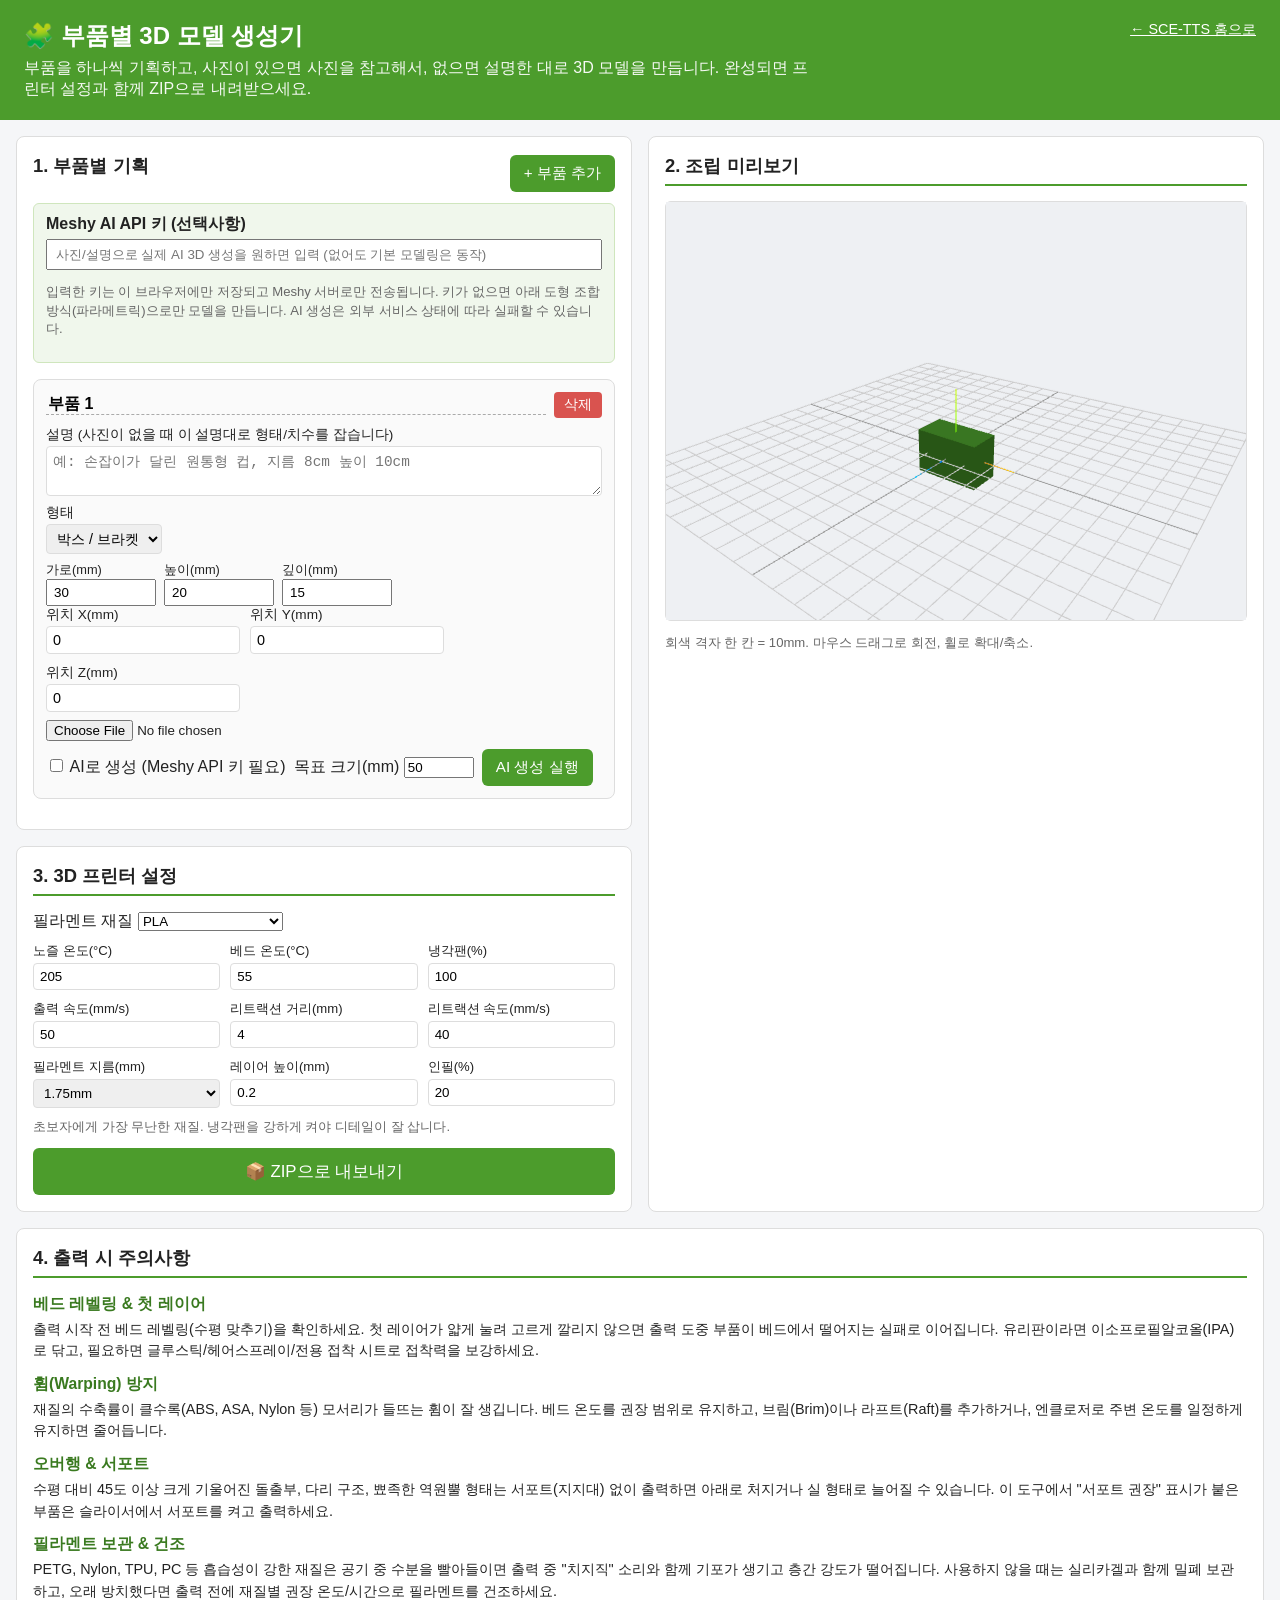
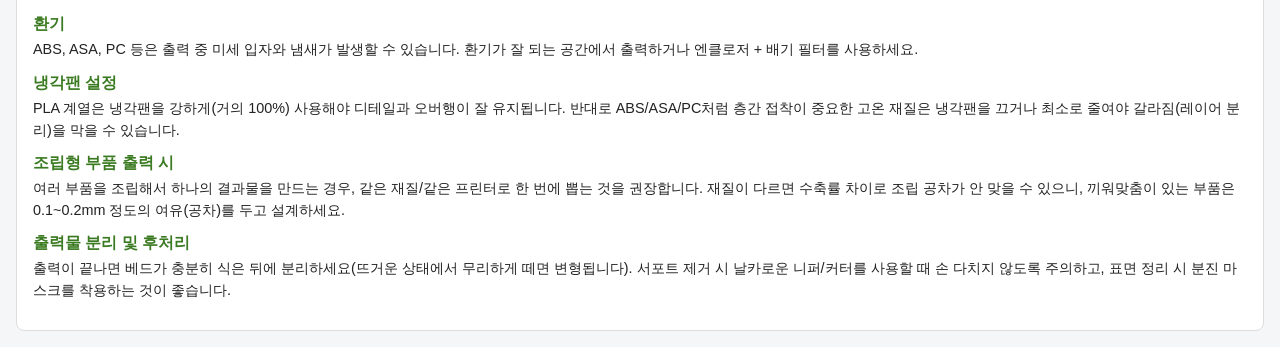
<file: 3d-model-generator/index.html>
<!DOCTYPE html>
<html lang="ko">
<head>
  <meta charset="UTF-8" />
  <title>부품별 3D 모델 생성기 - SCE-TTS</title>
  <meta name="viewport" content="width=device-width, initial-scale=1.0" />
  <meta name="description" content="부품별로 계획을 세우고, 사진이나 설명으로 3D 모델을 만들어 3D 프린터용 ZIP으로 내보내는 도구" />
  <link rel="stylesheet" href="style.css" />
</head>
<body>
  <header class="top-bar">
    <h1>🧩 부품별 3D 모델 생성기</h1>
    <p class="subtitle">부품을 하나씩 기획하고, 사진이 있으면 사진을 참고해서, 없으면 설명한 대로 3D 모델을 만듭니다.
      완성되면 프린터 설정과 함께 ZIP으로 내려받으세요.</p>
    <a class="back-link" href="/">← SCE-TTS 홈으로</a>
  </header>

  <main class="layout">
    <section class="panel parts-panel">
      <div class="panel-header">
        <h2>1. 부품별 기획</h2>
        <button id="add-part-btn" class="primary-btn">+ 부품 추가</button>
      </div>

      <div class="ai-key-box">
        <label for="ai-api-key">Meshy AI API 키 (선택사항)</label>
        <input type="password" id="ai-api-key" placeholder="사진/설명으로 실제 AI 3D 생성을 원하면 입력 (없어도 기본 모델링은 동작)" />
        <p class="hint">
          입력한 키는 이 브라우저에만 저장되고 Meshy 서버로만 전송됩니다. 키가 없으면 아래 도형 조합 방식(파라메트릭)으로만 모델을 만듭니다.
          AI 생성은 외부 서비스 상태에 따라 실패할 수 있습니다.
        </p>
      </div>

      <div id="parts-list"></div>
    </section>

    <section class="panel preview-panel">
      <h2>2. 조립 미리보기</h2>
      <div id="viewer"></div>
      <p class="hint">회색 격자 한 칸 = 10mm. 마우스 드래그로 회전, 휠로 확대/축소.</p>
    </section>

    <section class="panel settings-panel">
      <h2>3. 3D 프린터 설정</h2>
      <label for="material-select">필라멘트 재질</label>
      <select id="material-select"></select>

      <div class="settings-grid">
        <label>노즐 온도(°C) <input type="number" id="set-nozzle" /></label>
        <label>베드 온도(°C) <input type="number" id="set-bed" /></label>
        <label>냉각팬(%) <input type="number" id="set-fan" min="0" max="100" /></label>
        <label>출력 속도(mm/s) <input type="number" id="set-speed" /></label>
        <label>리트랙션 거리(mm) <input type="number" id="set-retract-dist" step="0.1" /></label>
        <label>리트랙션 속도(mm/s) <input type="number" id="set-retract-speed" /></label>
        <label>필라멘트 지름(mm)
          <select id="set-diameter"></select>
        </label>
        <label>레이어 높이(mm) <input type="number" id="set-layer" step="0.02" value="0.2" /></label>
        <label>인필(%) <input type="number" id="set-infill" min="0" max="100" value="20" /></label>
      </div>
      <div id="material-note" class="hint"></div>
      <div id="drying-note" class="warn-box" hidden></div>

      <button id="export-btn" class="primary-btn big">📦 ZIP으로 내보내기</button>
      <div id="export-status" class="hint"></div>
    </section>

    <section class="panel precaution-panel">
      <h2>4. 출력 시 주의사항</h2>
      <div id="precaution-content"></div>
    </section>
  </main>

  <script type="importmap">
  {
    "imports": {
      "three": "./vendor/three/build/three.module.js",
      "three/addons/": "./vendor/three/jsm/"
    }
  }
  </script>
  <script src="./vendor/jszip/jszip.min.js"></script>
  <script type="module" src="js/app.js"></script>
</body>
</html>
</file>
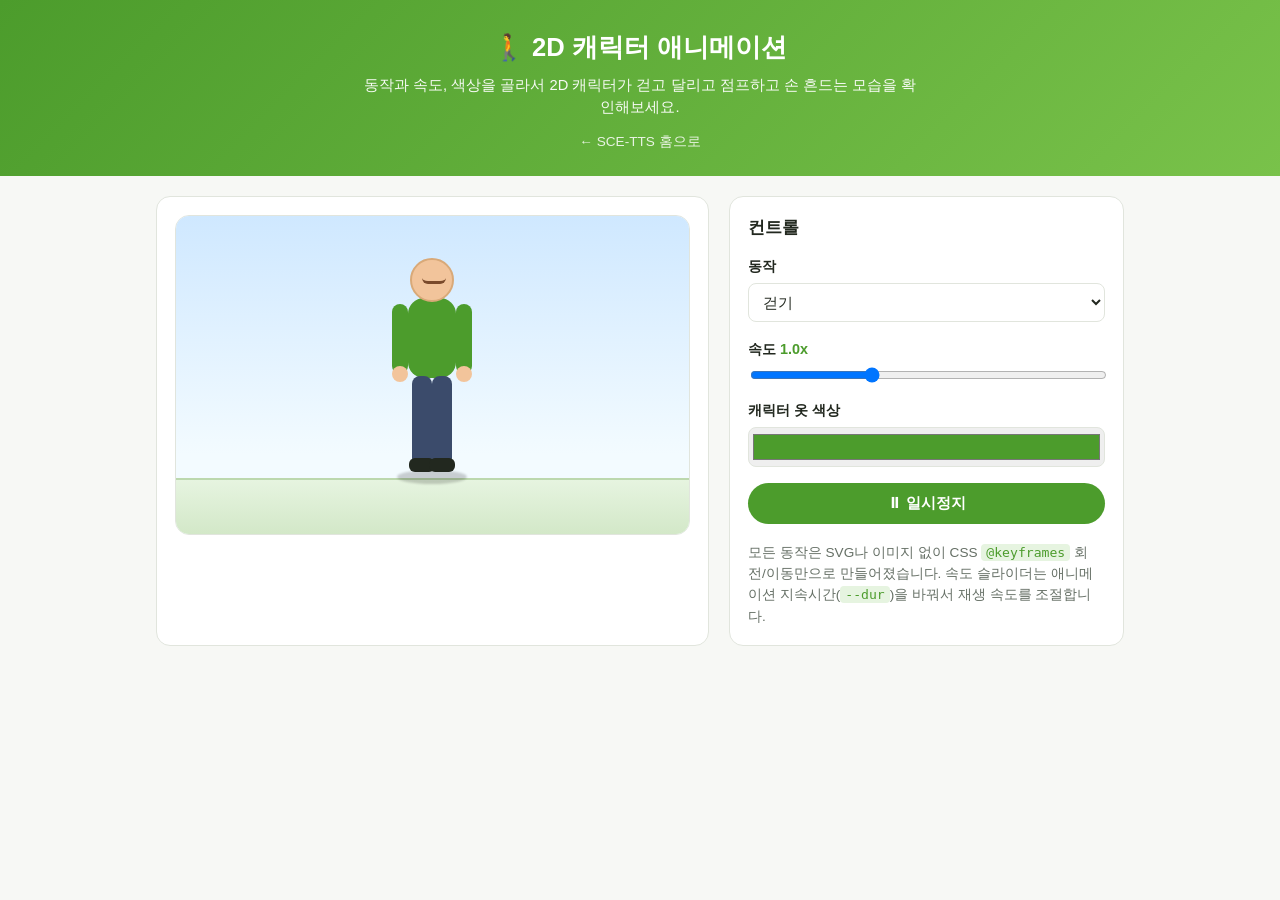
<file: character-animation/index.html>
<!DOCTYPE html>
<html lang="ko">
<head>
  <meta charset="UTF-8" />
  <title>2D 캐릭터 애니메이션 - SCE-TTS</title>
  <meta name="viewport" content="width=device-width, initial-scale=1.0" />
  <meta name="description" content="걷기, 달리기, 점프, 손 흔들기 동작을 CSS로 표현한 2D 캐릭터 애니메이션 데모" />
  <link rel="stylesheet" href="style.css" />
</head>
<body>
  <header class="top-bar">
    <h1>🚶 2D 캐릭터 애니메이션</h1>
    <p class="subtitle">동작과 속도, 색상을 골라서 2D 캐릭터가 걷고 달리고 점프하고 손 흔드는 모습을 확인해보세요.</p>
    <a class="back-link" href="/">← SCE-TTS 홈으로</a>
  </header>

  <main class="layout">
    <section class="panel stage-panel">
      <div class="stage" id="stage" data-action="walk">
        <div class="sky"></div>
        <div class="ground"></div>
        <div class="shadow" id="shadow"></div>
        <div class="character-position">
          <div class="character-figure" id="figure">
            <div class="arm arm-left" id="armLeft"><span class="hand"></span></div>
            <div class="arm arm-right" id="armRight"><span class="hand"></span></div>
            <div class="torso"></div>
            <div class="head"><span class="face"></span></div>
            <div class="leg leg-left" id="legLeft"><span class="foot"></span></div>
            <div class="leg leg-right" id="legRight"><span class="foot"></span></div>
          </div>
        </div>
      </div>
    </section>

    <section class="panel controls-panel">
      <h2>컨트롤</h2>

      <label>동작
        <select id="action-select">
          <option value="walk" selected>걷기</option>
          <option value="run">달리기</option>
          <option value="jump">점프</option>
          <option value="wave">손 흔들기</option>
          <option value="idle">가만히 있기</option>
        </select>
      </label>

      <label>속도 <span id="speed-value">1.0x</span>
        <input type="range" id="speed-range" min="0.5" max="2" step="0.1" value="1" />
      </label>

      <label>캐릭터 옷 색상
        <input type="color" id="color-picker" value="#4c9c2c" />
      </label>

      <button id="toggle-play" class="primary-btn">⏸ 일시정지</button>

      <p class="hint">
        모든 동작은 SVG나 이미지 없이 CSS <code>@keyframes</code> 회전/이동만으로 만들어졌습니다.
        속도 슬라이더는 애니메이션 지속시간(<code>--dur</code>)을 바꿔서 재생 속도를 조절합니다.
      </p>
    </section>
  </main>

  <script src="js/app.js"></script>
</body>
</html>
</file>
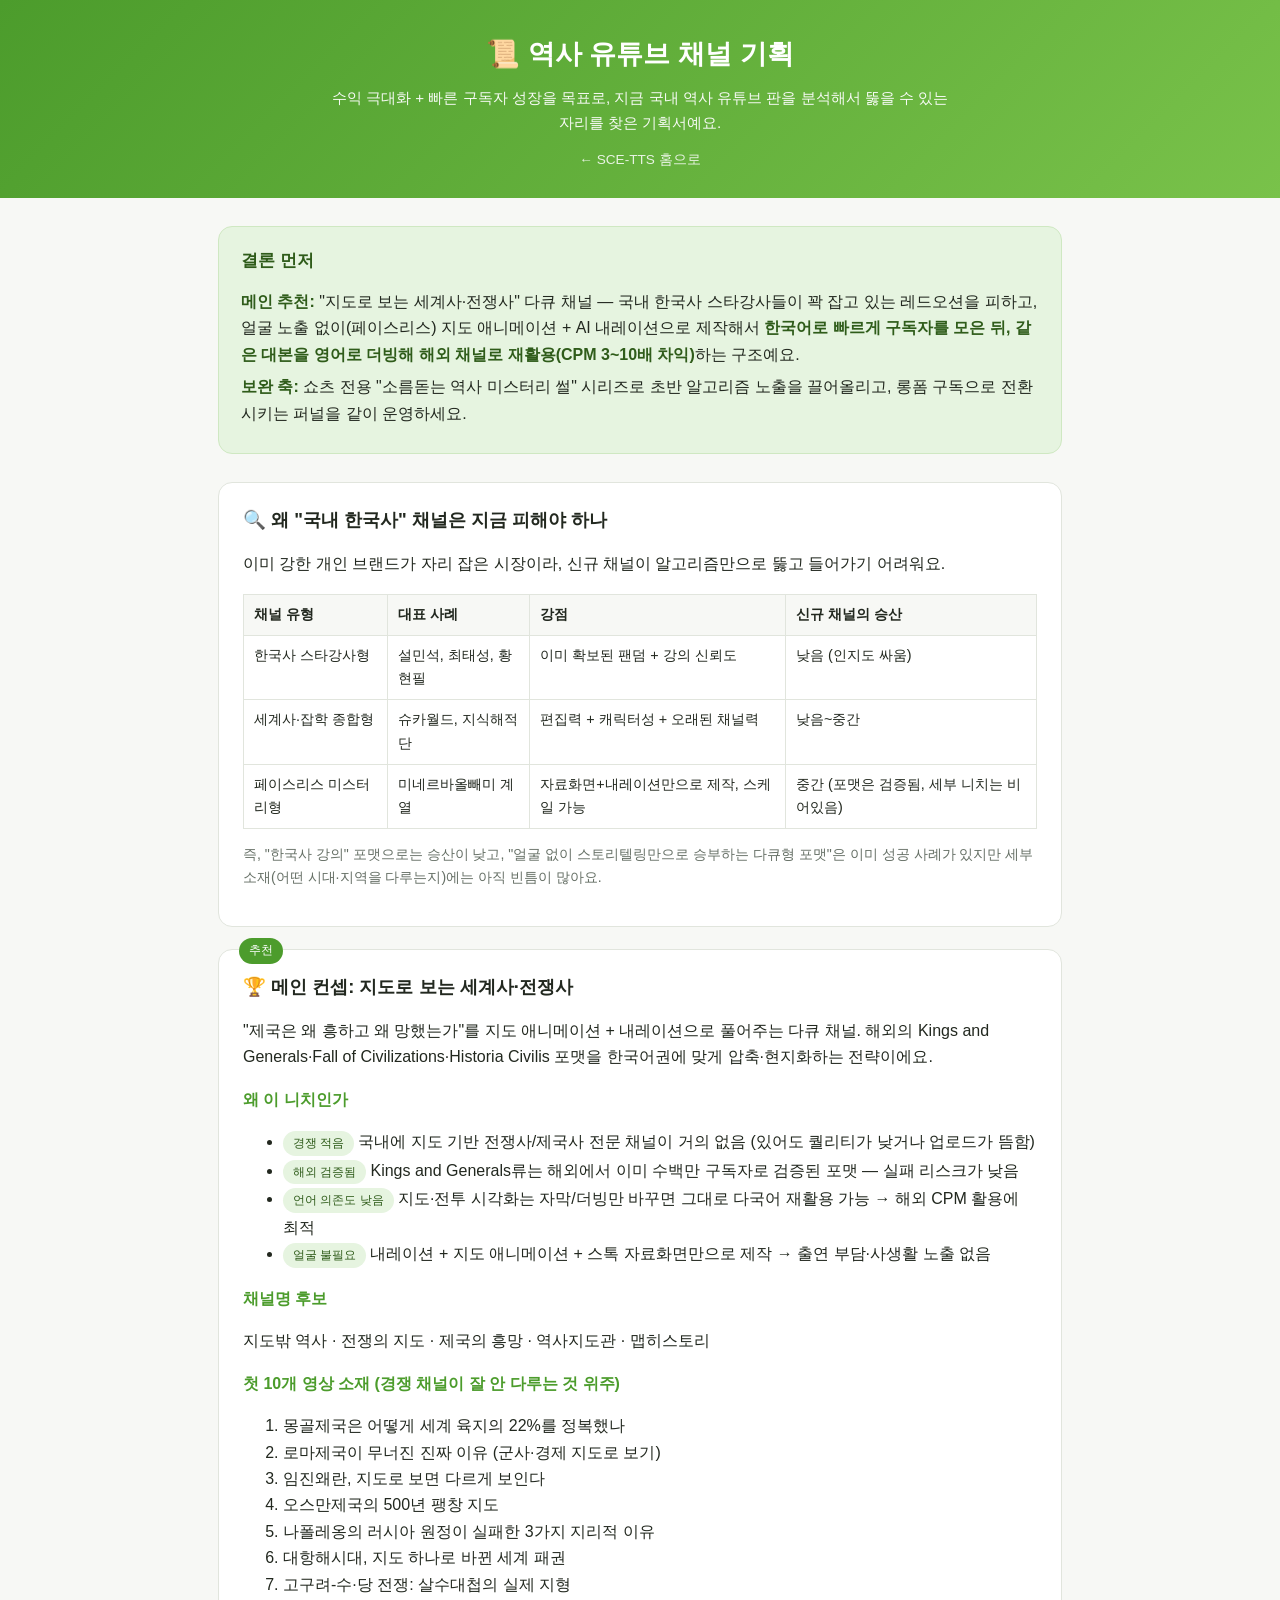
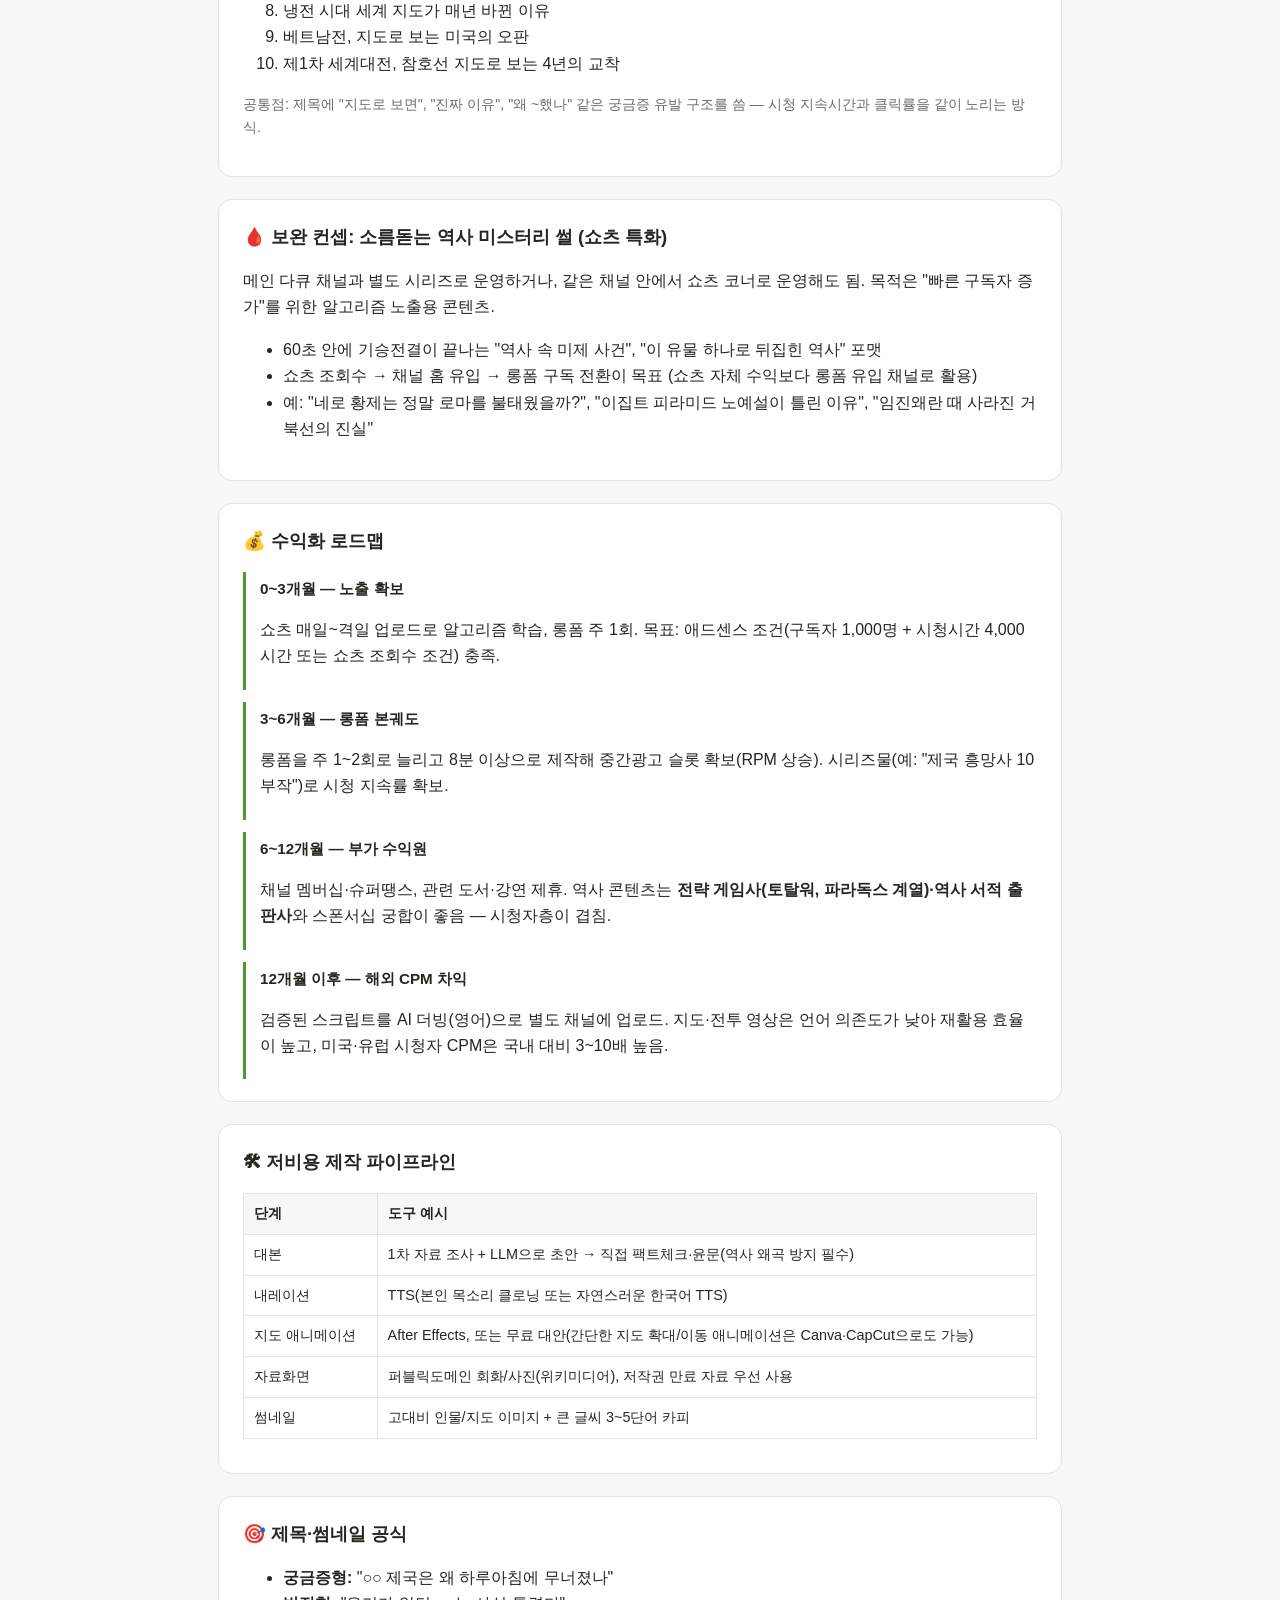
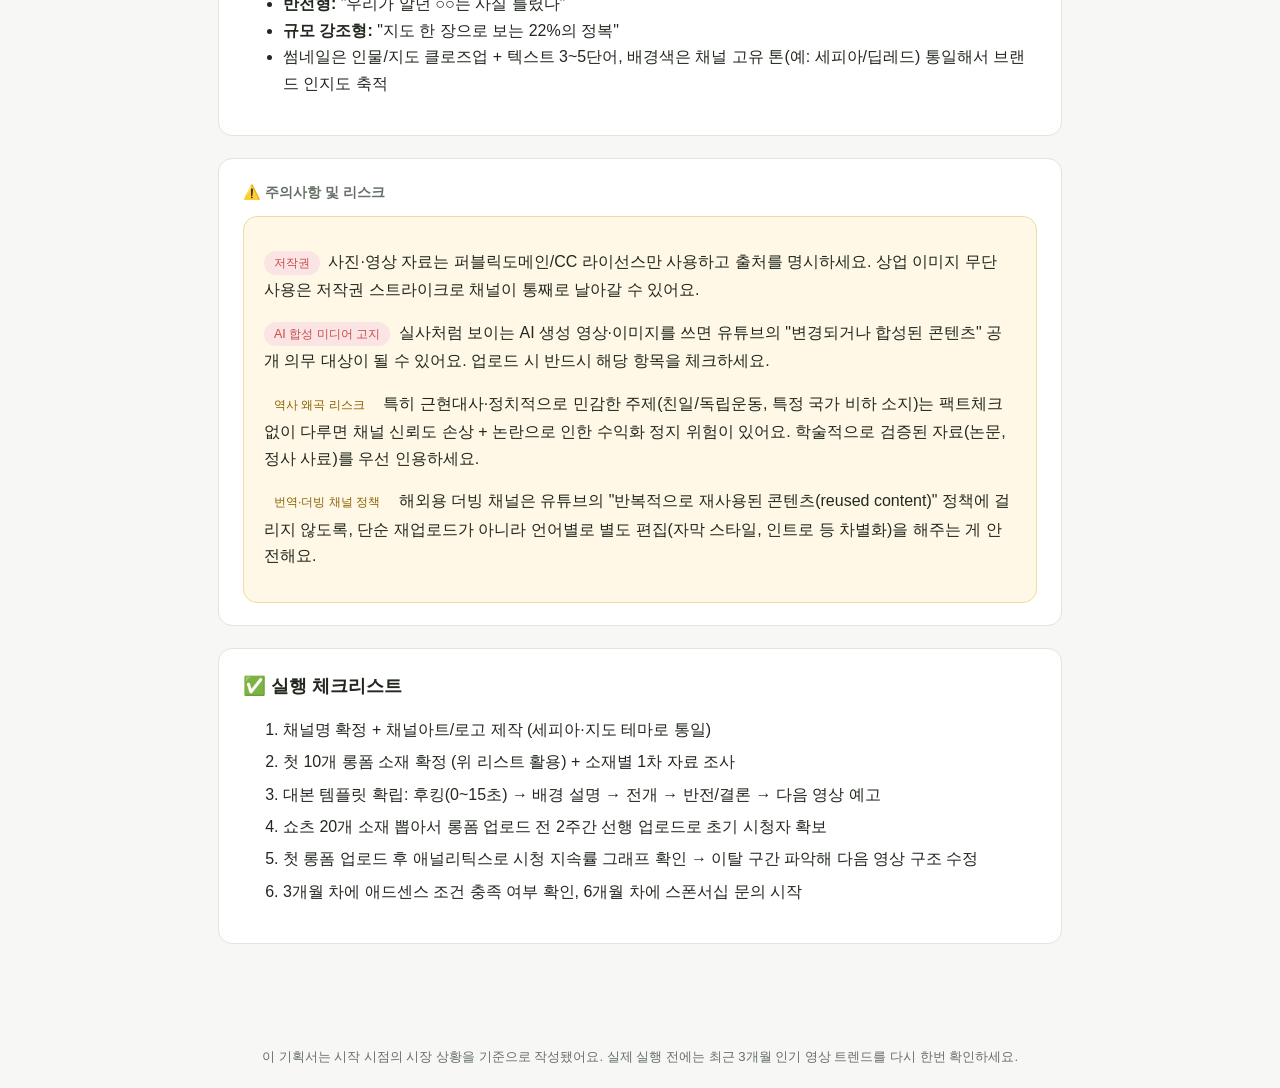
<file: history-channel/index.html>
<!DOCTYPE html>
<html lang="ko">
<head>
  <meta charset="UTF-8" />
  <title>역사 유튜브 채널 기획 - SCE-TTS</title>
  <meta name="viewport" content="width=device-width, initial-scale=1.0" />
  <meta name="description" content="지금 시작해도 경쟁력 있는 역사 유튜브 채널 기획: 니치 선정, 수익화 로드맵, 저비용 제작 파이프라인" />
  <link rel="stylesheet" href="style.css" />
</head>
<body>
  <header class="top-bar">
    <h1>📜 역사 유튜브 채널 기획</h1>
    <p class="subtitle">수익 극대화 + 빠른 구독자 성장을 목표로, 지금 국내 역사 유튜브 판을 분석해서 뚫을 수 있는 자리를 찾은 기획서예요.</p>
    <a class="back-link" href="/">← SCE-TTS 홈으로</a>
  </header>

  <main>

    <div class="summary-box">
      <h2>결론 먼저</h2>
      <p><strong>메인 추천:</strong> "지도로 보는 세계사·전쟁사" 다큐 채널 — 국내 한국사 스타강사들이 꽉 잡고 있는 레드오션을 피하고, 얼굴 노출 없이(페이스리스) 지도 애니메이션 + AI 내레이션으로 제작해서 <strong>한국어로 빠르게 구독자를 모은 뒤, 같은 대본을 영어로 더빙해 해외 채널로 재활용(CPM 3~10배 차익)</strong>하는 구조예요.</p>
      <p><strong>보완 축:</strong> 쇼츠 전용 "소름돋는 역사 미스터리 썰" 시리즈로 초반 알고리즘 노출을 끌어올리고, 롱폼 구독으로 전환시키는 퍼널을 같이 운영하세요.</p>
    </div>

    <section class="card">
      <h2>🔍 왜 "국내 한국사" 채널은 지금 피해야 하나</h2>
      <p>이미 강한 개인 브랜드가 자리 잡은 시장이라, 신규 채널이 알고리즘만으로 뚫고 들어가기 어려워요.</p>
      <table>
        <tr><th>채널 유형</th><th>대표 사례</th><th>강점</th><th>신규 채널의 승산</th></tr>
        <tr><td>한국사 스타강사형</td><td>설민석, 최태성, 황현필</td><td>이미 확보된 팬덤 + 강의 신뢰도</td><td>낮음 (인지도 싸움)</td></tr>
        <tr><td>세계사·잡학 종합형</td><td>슈카월드, 지식해적단</td><td>편집력 + 캐릭터성 + 오래된 채널력</td><td>낮음~중간</td></tr>
        <tr><td>페이스리스 미스터리형</td><td>미네르바올빼미 계열</td><td>자료화면+내레이션만으로 제작, 스케일 가능</td><td>중간 (포맷은 검증됨, 세부 니치는 비어있음)</td></tr>
      </table>
      <p class="muted">즉, "한국사 강의" 포맷으로는 승산이 낮고, "얼굴 없이 스토리텔링만으로 승부하는 다큐형 포맷"은 이미 성공 사례가 있지만 세부 소재(어떤 시대·지역을 다루는지)에는 아직 빈틈이 많아요.</p>
    </section>

    <section class="card pick">
      <h2>🏆 메인 컨셉: 지도로 보는 세계사·전쟁사</h2>
      <p>"제국은 왜 흥하고 왜 망했는가"를 지도 애니메이션 + 내레이션으로 풀어주는 다큐 채널. 해외의 Kings and Generals·Fall of Civilizations·Historia Civilis 포맷을 한국어권에 맞게 압축·현지화하는 전략이에요.</p>
      <h3>왜 이 니치인가</h3>
      <ul>
        <li><span class="tag">경쟁 적음</span>국내에 지도 기반 전쟁사/제국사 전문 채널이 거의 없음 (있어도 퀄리티가 낮거나 업로드가 뜸함)</li>
        <li><span class="tag">해외 검증됨</span>Kings and Generals류는 해외에서 이미 수백만 구독자로 검증된 포맷 — 실패 리스크가 낮음</li>
        <li><span class="tag">언어 의존도 낮음</span>지도·전투 시각화는 자막/더빙만 바꾸면 그대로 다국어 재활용 가능 → 해외 CPM 활용에 최적</li>
        <li><span class="tag">얼굴 불필요</span>내레이션 + 지도 애니메이션 + 스톡 자료화면만으로 제작 → 출연 부담·사생활 노출 없음</li>
      </ul>
      <h3>채널명 후보</h3>
      <p>지도밖 역사 · 전쟁의 지도 · 제국의 흥망 · 역사지도관 · 맵히스토리</p>
      <h3>첫 10개 영상 소재 (경쟁 채널이 잘 안 다루는 것 위주)</h3>
      <ol>
        <li>몽골제국은 어떻게 세계 육지의 22%를 정복했나</li>
        <li>로마제국이 무너진 진짜 이유 (군사·경제 지도로 보기)</li>
        <li>임진왜란, 지도로 보면 다르게 보인다</li>
        <li>오스만제국의 500년 팽창 지도</li>
        <li>나폴레옹의 러시아 원정이 실패한 3가지 지리적 이유</li>
        <li>대항해시대, 지도 하나로 바뀐 세계 패권</li>
        <li>고구려-수·당 전쟁: 살수대첩의 실제 지형</li>
        <li>냉전 시대 세계 지도가 매년 바뀐 이유</li>
        <li>베트남전, 지도로 보는 미국의 오판</li>
        <li>제1차 세계대전, 참호선 지도로 보는 4년의 교착</li>
      </ol>
      <p class="muted">공통점: 제목에 "지도로 보면", "진짜 이유", "왜 ~했나" 같은 궁금증 유발 구조를 씀 — 시청 지속시간과 클릭률을 같이 노리는 방식.</p>
    </section>

    <section class="card">
      <h2>🩸 보완 컨셉: 소름돋는 역사 미스터리 썰 (쇼츠 특화)</h2>
      <p>메인 다큐 채널과 별도 시리즈로 운영하거나, 같은 채널 안에서 쇼츠 코너로 운영해도 됨. 목적은 "빠른 구독자 증가"를 위한 알고리즘 노출용 콘텐츠.</p>
      <ul>
        <li>60초 안에 기승전결이 끝나는 "역사 속 미제 사건", "이 유물 하나로 뒤집힌 역사" 포맷</li>
        <li>쇼츠 조회수 → 채널 홈 유입 → 롱폼 구독 전환이 목표 (쇼츠 자체 수익보다 롱폼 유입 채널로 활용)</li>
        <li>예: "네로 황제는 정말 로마를 불태웠을까?", "이집트 피라미드 노예설이 틀린 이유", "임진왜란 때 사라진 거북선의 진실"</li>
      </ul>
    </section>

    <section class="card">
      <h2>💰 수익화 로드맵</h2>
      <div class="timeline">
        <div class="phase">
          <h4>0~3개월 — 노출 확보</h4>
          <p>쇼츠 매일~격일 업로드로 알고리즘 학습, 롱폼 주 1회. 목표: 애드센스 조건(구독자 1,000명 + 시청시간 4,000시간 또는 쇼츠 조회수 조건) 충족.</p>
        </div>
        <div class="phase">
          <h4>3~6개월 — 롱폼 본궤도</h4>
          <p>롱폼을 주 1~2회로 늘리고 8분 이상으로 제작해 중간광고 슬롯 확보(RPM 상승). 시리즈물(예: "제국 흥망사 10부작")로 시청 지속률 확보.</p>
        </div>
        <div class="phase">
          <h4>6~12개월 — 부가 수익원</h4>
          <p>채널 멤버십·슈퍼땡스, 관련 도서·강연 제휴. 역사 콘텐츠는 <strong>전략 게임사(토탈워, 파라독스 계열)·역사 서적 출판사</strong>와 스폰서십 궁합이 좋음 — 시청자층이 겹침.</p>
        </div>
        <div class="phase">
          <h4>12개월 이후 — 해외 CPM 차익</h4>
          <p>검증된 스크립트를 AI 더빙(영어)으로 별도 채널에 업로드. 지도·전투 영상은 언어 의존도가 낮아 재활용 효율이 높고, 미국·유럽 시청자 CPM은 국내 대비 3~10배 높음.</p>
        </div>
      </div>
    </section>

    <section class="card">
      <h2>🛠 저비용 제작 파이프라인</h2>
      <table>
        <tr><th>단계</th><th>도구 예시</th></tr>
        <tr><td>대본</td><td>1차 자료 조사 + LLM으로 초안 → 직접 팩트체크·윤문(역사 왜곡 방지 필수)</td></tr>
        <tr><td>내레이션</td><td>TTS(본인 목소리 클로닝 또는 자연스러운 한국어 TTS)</td></tr>
        <tr><td>지도 애니메이션</td><td>After Effects, 또는 무료 대안(간단한 지도 확대/이동 애니메이션은 Canva·CapCut으로도 가능)</td></tr>
        <tr><td>자료화면</td><td>퍼블릭도메인 회화/사진(위키미디어), 저작권 만료 자료 우선 사용</td></tr>
        <tr><td>썸네일</td><td>고대비 인물/지도 이미지 + 큰 글씨 3~5단어 카피</td></tr>
      </table>
    </section>

    <section class="card">
      <h2>🎯 제목·썸네일 공식</h2>
      <ul>
        <li><strong>궁금증형:</strong> "○○ 제국은 왜 하루아침에 무너졌나"</li>
        <li><strong>반전형:</strong> "우리가 알던 ○○는 사실 틀렸다"</li>
        <li><strong>규모 강조형:</strong> "지도 한 장으로 보는 22%의 정복"</li>
        <li>썸네일은 인물/지도 클로즈업 + 텍스트 3~5단어, 배경색은 채널 고유 톤(예: 세피아/딥레드) 통일해서 브랜드 인지도 축적</li>
      </ul>
    </section>

    <section class="card">
      <h2 class="muted">⚠️ 주의사항 및 리스크</h2>
      <div class="warn-box">
        <p><span class="tag risk">저작권</span> 사진·영상 자료는 퍼블릭도메인/CC 라이선스만 사용하고 출처를 명시하세요. 상업 이미지 무단 사용은 저작권 스트라이크로 채널이 통째로 날아갈 수 있어요.</p>
        <p><span class="tag risk">AI 합성 미디어 고지</span> 실사처럼 보이는 AI 생성 영상·이미지를 쓰면 유튜브의 "변경되거나 합성된 콘텐츠" 공개 의무 대상이 될 수 있어요. 업로드 시 반드시 해당 항목을 체크하세요.</p>
        <p><span class="tag warn">역사 왜곡 리스크</span> 특히 근현대사·정치적으로 민감한 주제(친일/독립운동, 특정 국가 비하 소지)는 팩트체크 없이 다루면 채널 신뢰도 손상 + 논란으로 인한 수익화 정지 위험이 있어요. 학술적으로 검증된 자료(논문, 정사 사료)를 우선 인용하세요.</p>
        <p><span class="tag warn">번역·더빙 채널 정책</span> 해외용 더빙 채널은 유튜브의 "반복적으로 재사용된 콘텐츠(reused content)" 정책에 걸리지 않도록, 단순 재업로드가 아니라 언어별로 별도 편집(자막 스타일, 인트로 등 차별화)을 해주는 게 안전해요.</p>
      </div>
    </section>

    <section class="card">
      <h2>✅ 실행 체크리스트</h2>
      <ol class="checklist">
        <li>채널명 확정 + 채널아트/로고 제작 (세피아·지도 테마로 통일)</li>
        <li>첫 10개 롱폼 소재 확정 (위 리스트 활용) + 소재별 1차 자료 조사</li>
        <li>대본 템플릿 확립: 후킹(0~15초) → 배경 설명 → 전개 → 반전/결론 → 다음 영상 예고</li>
        <li>쇼츠 20개 소재 뽑아서 롱폼 업로드 전 2주간 선행 업로드로 초기 시청자 확보</li>
        <li>첫 롱폼 업로드 후 애널리틱스로 시청 지속률 그래프 확인 → 이탈 구간 파악해 다음 영상 구조 수정</li>
        <li>3개월 차에 애드센스 조건 충족 여부 확인, 6개월 차에 스폰서십 문의 시작</li>
      </ol>
    </section>

  </main>

  <footer class="page-footer">
    이 기획서는 시작 시점의 시장 상황을 기준으로 작성됐어요. 실제 실행 전에는 최근 3개월 인기 영상 트렌드를 다시 한번 확인하세요.
  </footer>
</body>
</html>
</file>
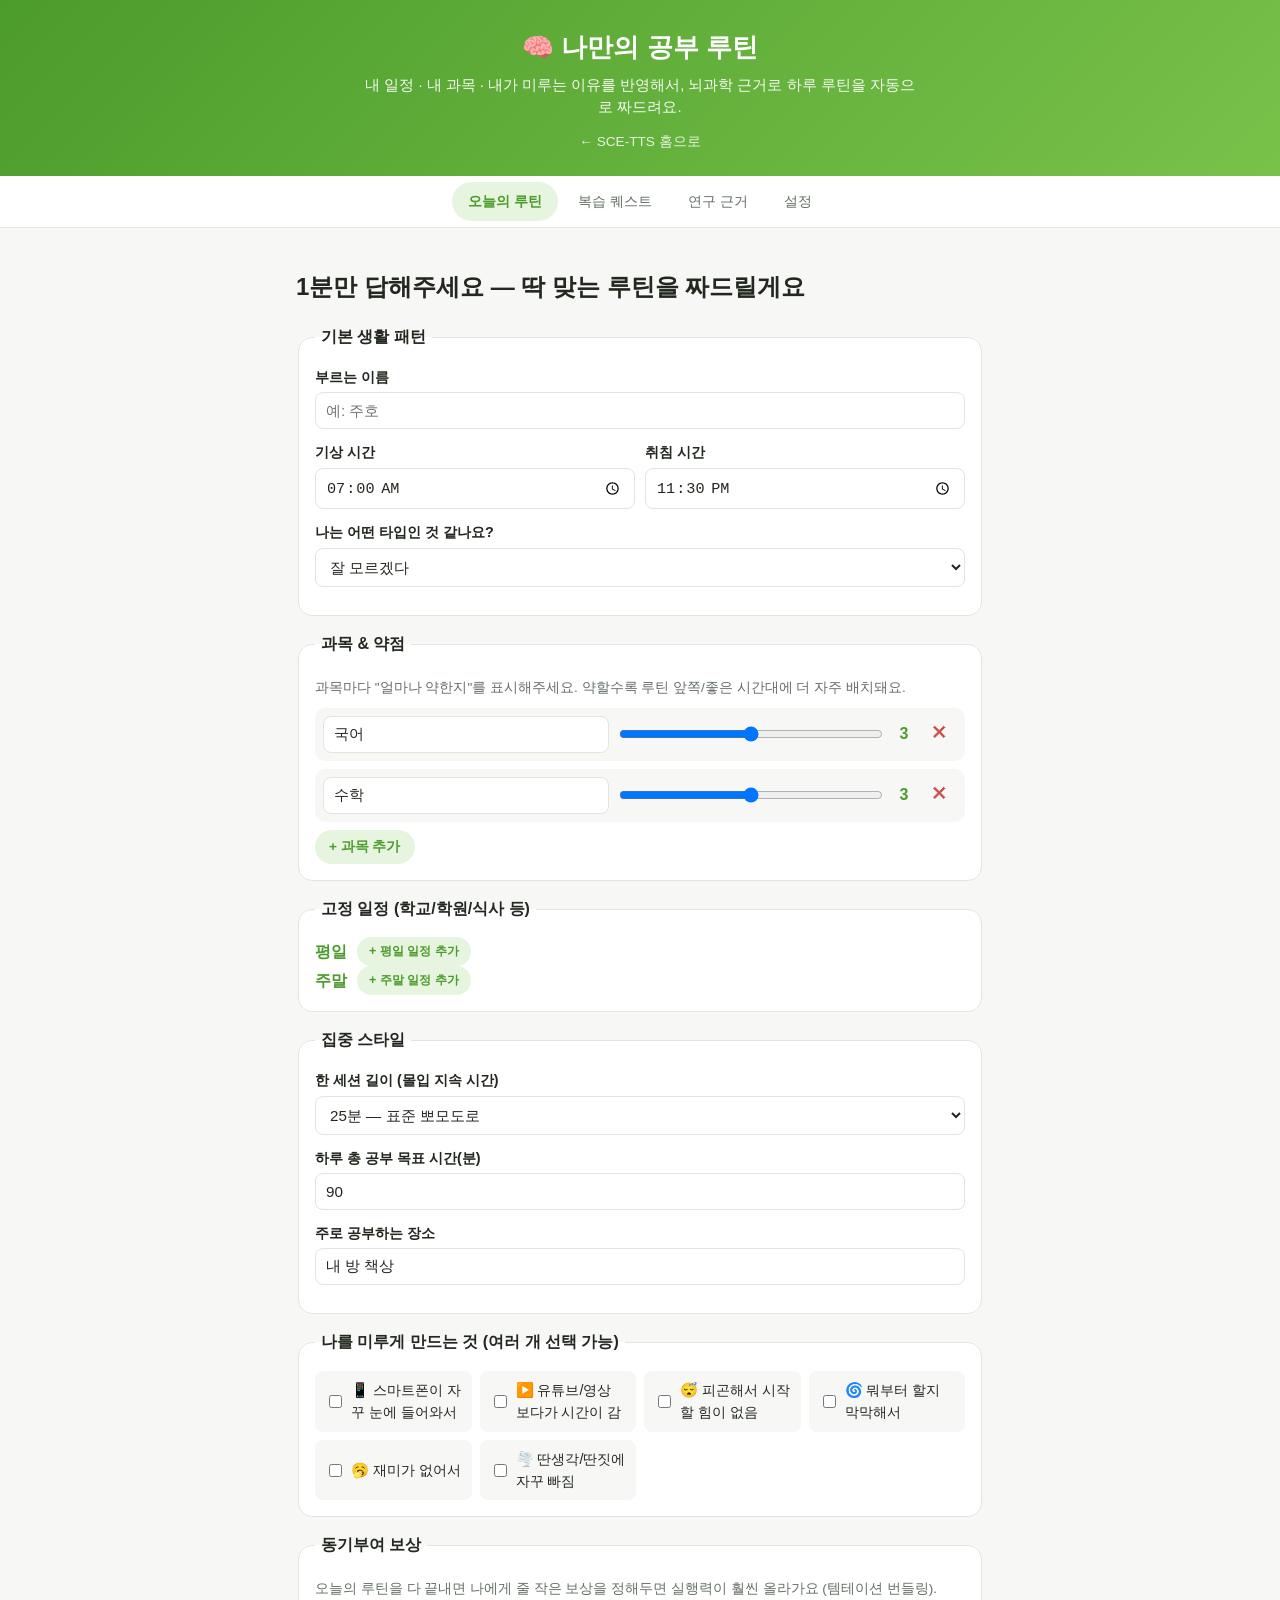
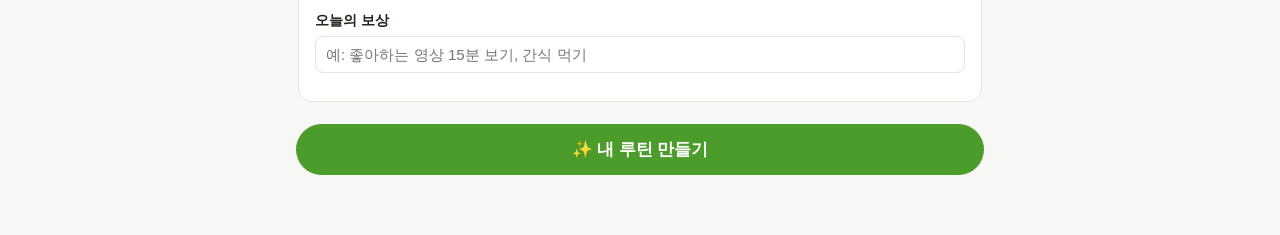
<file: study-routine/index.html>
<!DOCTYPE html>
<html lang="ko">
<head>
  <meta charset="UTF-8" />
  <title>나의 공부 루틴 - SCE-TTS</title>
  <meta name="viewport" content="width=device-width, initial-scale=1.0" />
  <meta name="description" content="내 일정과 공부 스타일에 맞춘 하루 공부 루틴을 뇌과학 기반으로 자동으로 짜주는 앱" />
  <link rel="stylesheet" href="style.css" />
</head>
<body>
  <header class="top-bar">
    <h1>🧠 나만의 공부 루틴</h1>
    <p class="subtitle">내 일정 · 내 과목 · 내가 미루는 이유를 반영해서, 뇌과학 근거로 하루 루틴을 자동으로 짜드려요.</p>
    <a class="back-link" href="/">← SCE-TTS 홈으로</a>
  </header>

  <nav class="tab-bar" id="tab-bar" hidden>
    <button class="tab-btn active" data-tab="today">오늘의 루틴</button>
    <button class="tab-btn" data-tab="review">복습 퀘스트</button>
    <button class="tab-btn" data-tab="research">연구 근거</button>
    <button class="tab-btn" data-tab="settings">설정</button>
  </nav>

  <main>
    <!-- 온보딩 -->
    <section id="onboarding" class="panel onboarding">
      <h2>1분만 답해주세요 — 딱 맞는 루틴을 짜드릴게요</h2>

      <form id="onboarding-form">
        <fieldset>
          <legend>기본 생활 패턴</legend>
          <label>부르는 이름
            <input type="text" id="f-name" placeholder="예: 주호" />
          </label>
          <div class="row">
            <label>기상 시간
              <input type="time" id="f-wake" value="07:00" required />
            </label>
            <label>취침 시간
              <input type="time" id="f-sleep" value="23:30" required />
            </label>
          </div>
          <label>나는 어떤 타입인 것 같나요?
            <select id="f-chronotype">
              <option value="morning">아침에 머리가 더 잘 돌아간다</option>
              <option value="evening">저녁/밤에 집중이 더 잘 된다</option>
              <option value="unsure" selected>잘 모르겠다</option>
            </select>
          </label>
        </fieldset>

        <fieldset>
          <legend>과목 &amp; 약점</legend>
          <p class="hint">과목마다 "얼마나 약한지"를 표시해주세요. 약할수록 루틴 앞쪽/좋은 시간대에 더 자주 배치돼요.</p>
          <div id="subjects-list"></div>
          <button type="button" id="add-subject-btn" class="secondary-btn">+ 과목 추가</button>
        </fieldset>

        <fieldset>
          <legend>고정 일정 (학교/학원/식사 등)</legend>
          <div class="row">
            <span class="fixed-group-label">평일</span>
            <button type="button" class="secondary-btn small" data-add-fixed="weekday">+ 평일 일정 추가</button>
          </div>
          <div id="fixed-weekday-list"></div>
          <div class="row">
            <span class="fixed-group-label">주말</span>
            <button type="button" class="secondary-btn small" data-add-fixed="weekend">+ 주말 일정 추가</button>
          </div>
          <div id="fixed-weekend-list"></div>
        </fieldset>

        <fieldset>
          <legend>집중 스타일</legend>
          <label>한 세션 길이 (몰입 지속 시간)
            <select id="f-focus-unit">
              <option value="20">20분 — 짧게 자주 (미루기가 심할 때 추천)</option>
              <option value="25" selected>25분 — 표준 뽀모도로</option>
              <option value="40">40분 — 길게 몰입 (집중이 잘 되는 편일 때)</option>
            </select>
          </label>
          <label>하루 총 공부 목표 시간(분)
            <input type="number" id="f-goal-minutes" value="90" min="20" step="10" />
          </label>
          <label>주로 공부하는 장소
            <input type="text" id="f-place" value="내 방 책상" />
          </label>
        </fieldset>

        <fieldset>
          <legend>나를 미루게 만드는 것 (여러 개 선택 가능)</legend>
          <div class="checkbox-grid" id="triggers-grid"></div>
        </fieldset>

        <fieldset>
          <legend>동기부여 보상</legend>
          <p class="hint">오늘의 루틴을 다 끝내면 나에게 줄 작은 보상을 정해두면 실행력이 훨씬 올라가요 (템테이션 번들링).</p>
          <label>오늘의 보상
            <input type="text" id="f-reward" placeholder="예: 좋아하는 영상 15분 보기, 간식 먹기" />
          </label>
        </fieldset>

        <button type="submit" class="primary-btn big">✨ 내 루틴 만들기</button>
      </form>
    </section>

    <!-- 오늘의 루틴 -->
    <section id="tab-today" class="panel tab-panel" hidden>
      <div class="progress-card">
        <div class="progress-stats">
          <div><span id="stat-level">Lv.1</span><small>레벨</small></div>
          <div><span id="stat-xp">0 XP</span><small>총 경험치</small></div>
          <div><span id="stat-streak">0일</span><small>연속 학습</small></div>
        </div>
        <div class="xp-bar"><div class="xp-bar-fill" id="xp-bar-fill"></div></div>
        <p class="encourage" id="encourage-msg"></p>
        <div class="badge-row" id="badge-row"></div>
      </div>

      <div class="reward-card" id="reward-card"></div>

      <h2 id="today-date-label"></h2>
      <div id="today-sessions"></div>

      <div class="tip-card" id="trigger-tip-card"></div>
    </section>

    <!-- 복습 퀘스트 -->
    <section id="tab-review" class="panel tab-panel" hidden>
      <h2>📚 오늘 복습할 것</h2>
      <p class="hint">간격 반복 원리: 배운 직후보다, 살짝 잊혀질 때쯤 다시 떠올리는 게 가장 오래 남습니다.</p>
      <div id="review-due-list"></div>

      <h3>오늘 새로 배운 개념 등록</h3>
      <form id="topic-form" class="row">
        <select id="topic-subject"></select>
        <input type="text" id="topic-name" placeholder="예: 높임법, 이차방정식 근의 공식" required />
        <button type="submit" class="secondary-btn">추가</button>
      </form>

      <h3>전체 복습 목록</h3>
      <div id="topic-all-list"></div>
    </section>

    <!-- 연구 근거 -->
    <section id="tab-research" class="panel tab-panel" hidden>
      <h2>🔬 이 앱이 근거로 삼은 뇌과학·행동과학 원리</h2>
      <p class="hint">각 원리가 실제로 루틴의 어느 부분에 적용됐는지 함께 적어뒀어요.</p>
      <div id="research-list"></div>
    </section>

    <!-- 설정 -->
    <section id="tab-settings" class="panel tab-panel" hidden>
      <h2>⚙️ 설정</h2>
      <button id="redo-onboarding-btn" class="secondary-btn">내 정보 다시 입력하기</button>
      <div class="settings-block">
        <h3>데이터 백업</h3>
        <p class="hint">이 앱의 데이터는 이 브라우저에만 저장돼요(서버 없음). 다른 기기로 옮기고 싶다면 내보내기/불러오기를 사용하세요.</p>
        <button id="export-btn" class="secondary-btn">내보내기 (JSON 다운로드)</button>
        <label class="import-label">불러오기
          <input type="file" id="import-file" accept="application/json" />
        </label>
      </div>
      <div class="settings-block">
        <h3>초기화</h3>
        <button id="reset-btn" class="danger-btn">모든 데이터 초기화</button>
      </div>
    </section>
  </main>

  <script type="module" src="js/app.js"></script>
</body>
</html>
</file>
<file: 3d-model-generator/style.css>
:root {
  --bg: #f5f6f8;
  --panel: #ffffff;
  --border: #ddd;
  --accent: #4c9c2c;
  --accent-dark: #3a7a20;
  --text: #222;
  --muted: #666;
  --warn-bg: #fff4e5;
  --warn-border: #e0a020;
}

* {
  box-sizing: border-box;
}

body {
  margin: 0;
  font-family: 'Segoe UI', 'Malgun Gothic', -apple-system, sans-serif;
  background: var(--bg);
  color: var(--text);
}

.top-bar {
  background: var(--accent);
  color: white;
  padding: 20px 24px;
  position: relative;
}

.top-bar h1 {
  margin: 0 0 6px;
  font-size: 1.5rem;
}

.subtitle {
  margin: 0;
  max-width: 800px;
  opacity: 0.95;
}

.back-link {
  position: absolute;
  top: 20px;
  right: 24px;
  color: white;
  text-decoration: underline;
  font-size: 0.9rem;
}

.layout {
  display: grid;
  grid-template-columns: 1fr 1fr;
  gap: 16px;
  padding: 16px;
  max-width: 1400px;
  margin: 0 auto;
}

.panel {
  background: var(--panel);
  border: 1px solid var(--border);
  border-radius: 8px;
  padding: 16px;
}

.panel h2 {
  margin-top: 0;
  font-size: 1.15rem;
  border-bottom: 2px solid var(--accent);
  padding-bottom: 6px;
}

.panel-header {
  display: flex;
  justify-content: space-between;
  align-items: center;
}
.panel-header h2 {
  border-bottom: none;
  padding-bottom: 0;
  flex: 1;
}

.preview-panel {
  grid-row: span 2;
}

.parts-panel,
.preview-panel {
  min-height: 480px;
}

#viewer {
  width: 100%;
  height: 420px;
  border: 1px solid var(--border);
  border-radius: 6px;
  background: #eef0f3;
}

.primary-btn {
  background: var(--accent);
  color: white;
  border: none;
  padding: 8px 14px;
  border-radius: 6px;
  cursor: pointer;
  font-size: 0.95rem;
}
.primary-btn:hover {
  background: var(--accent-dark);
}
.primary-btn.big {
  width: 100%;
  padding: 12px;
  margin-top: 12px;
  font-size: 1.05rem;
}

.ai-key-box {
  background: #f0f7ec;
  border: 1px solid #cfe6bd;
  border-radius: 6px;
  padding: 10px 12px;
  margin: 10px 0 16px;
}
.ai-key-box label {
  display: block;
  font-weight: 600;
  margin-bottom: 4px;
}
.ai-key-box input {
  width: 100%;
  padding: 6px 8px;
}

.hint {
  color: var(--muted);
  font-size: 0.82rem;
  line-height: 1.4;
}

.warn-box {
  background: var(--warn-bg);
  border: 1px solid var(--warn-border);
  border-radius: 6px;
  padding: 10px 12px;
  margin-top: 10px;
  font-size: 0.88rem;
}

.part-card {
  border: 1px solid var(--border);
  border-radius: 8px;
  padding: 12px;
  margin-bottom: 14px;
  background: #fafafa;
}

.part-card-header {
  display: flex;
  justify-content: space-between;
  align-items: center;
  margin-bottom: 8px;
}

.part-card-header input[type='text'] {
  font-weight: 600;
  font-size: 1rem;
  border: none;
  background: transparent;
  border-bottom: 1px dashed #aaa;
  flex: 1;
  margin-right: 8px;
}

.remove-btn {
  background: #d9534f;
  color: white;
  border: none;
  border-radius: 4px;
  padding: 4px 10px;
  cursor: pointer;
  font-size: 0.85rem;
}

.field-row {
  display: flex;
  flex-wrap: wrap;
  gap: 10px;
  margin-bottom: 8px;
}

.field-row label {
  font-size: 0.85rem;
  display: flex;
  flex-direction: column;
  gap: 2px;
}

.field-row input,
.field-row select,
.field-row textarea {
  padding: 5px 6px;
  font-size: 0.9rem;
  border: 1px solid var(--border);
  border-radius: 4px;
}

.part-card textarea {
  width: 100%;
  min-height: 50px;
  resize: vertical;
}

.dims-fields {
  display: flex;
  flex-wrap: wrap;
  gap: 8px;
}
.dims-fields label {
  font-size: 0.8rem;
  display: flex;
  flex-direction: column;
  width: 110px;
}
.dims-fields input {
  padding: 4px 6px;
}

.photo-row {
  display: flex;
  align-items: center;
  gap: 10px;
  margin: 8px 0;
}
.photo-thumb {
  width: 60px;
  height: 60px;
  object-fit: cover;
  border-radius: 4px;
  border: 1px solid var(--border);
  display: none;
}

.ai-controls {
  display: flex;
  align-items: center;
  gap: 8px;
  margin-top: 8px;
  flex-wrap: wrap;
}

.ai-status {
  font-size: 0.82rem;
  color: var(--muted);
}

.support-flag {
  font-size: 0.8rem;
  color: #b8860b;
  margin-top: 4px;
}

.settings-grid {
  display: grid;
  grid-template-columns: repeat(3, 1fr);
  gap: 10px;
  margin: 10px 0;
}
.settings-grid label {
  font-size: 0.82rem;
  display: flex;
  flex-direction: column;
  gap: 3px;
}
.settings-grid input,
.settings-grid select {
  padding: 5px 6px;
  border: 1px solid var(--border);
  border-radius: 4px;
}

.precaution-panel {
  grid-column: 1 / -1;
}

.precaution-item {
  margin-bottom: 12px;
}
.precaution-item h3 {
  margin: 0 0 4px;
  font-size: 0.98rem;
  color: var(--accent-dark);
}
.precaution-item p {
  margin: 0;
  font-size: 0.9rem;
  line-height: 1.5;
}

@media (max-width: 900px) {
  .layout {
    grid-template-columns: 1fr;
  }
  .preview-panel {
    grid-row: auto;
  }
}
</file>
<file: character-animation/style.css>
:root {
  --green: #4c9c2c;
  --green-light: #e6f4e0;
  --bg: #f7f8f5;
  --card: #ffffff;
  --ink: #22281f;
  --muted: #667066;
  --border: #e1e5dd;
  --radius: 14px;
  --char-color: #4c9c2c;
  --dur: 1s;
  font-family: -apple-system, BlinkMacSystemFont, "Segoe UI", "Apple SD Gothic Neo", "Noto Sans KR", sans-serif;
}

* { box-sizing: border-box; }

body {
  margin: 0;
  background: var(--bg);
  color: var(--ink);
  line-height: 1.55;
}

.top-bar {
  background: linear-gradient(135deg, var(--green), #79c24a);
  color: #fff;
  padding: 28px 20px 22px;
  text-align: center;
}
.top-bar h1 { margin: 0 0 6px; font-size: 1.6rem; }
.top-bar .subtitle { margin: 0 auto; max-width: 560px; font-size: 0.92rem; opacity: 0.95; }
.back-link {
  display: inline-block;
  margin-top: 12px;
  color: #fff;
  text-decoration: none;
  font-size: 0.85rem;
  opacity: 0.85;
}
.back-link:hover { text-decoration: underline; }

.layout {
  max-width: 1000px;
  margin: 0 auto;
  padding: 20px 16px 60px;
  display: grid;
  grid-template-columns: 1.4fr 1fr;
  gap: 20px;
}
@media (max-width: 760px) {
  .layout { grid-template-columns: 1fr; }
}

.panel {
  background: var(--card);
  border: 1px solid var(--border);
  border-radius: var(--radius);
  padding: 18px;
}
.panel h2 { margin-top: 0; font-size: 1.05rem; }

/* ---------- 무대 ---------- */
.stage {
  position: relative;
  width: 100%;
  height: 320px;
  border-radius: var(--radius);
  overflow: hidden;
  border: 1px solid var(--border);
}
.sky { position: absolute; inset: 0; background: linear-gradient(180deg, #cfe8ff 0%, #f3fbff 75%); }
.ground {
  position: absolute;
  left: 0; right: 0; bottom: 0;
  height: 56px;
  background: linear-gradient(180deg, var(--green-light), #d3e8c8);
  border-top: 2px solid #bcd8ae;
}
.shadow {
  position: absolute;
  bottom: 50px;
  left: 50%;
  width: 70px;
  height: 14px;
  margin-left: -35px;
  background: rgba(0, 0, 0, 0.18);
  border-radius: 50%;
  filter: blur(1px);
}

.character-position {
  position: absolute;
  left: 50%;
  bottom: 56px;
  transform: translateX(-50%);
}

.character-figure {
  position: relative;
  width: 140px;
  height: 220px;
}
.paused .character-figure,
.paused .shadow { animation-play-state: paused !important; }
.paused .character-figure * { animation-play-state: paused !important; }

.head {
  position: absolute;
  top: 0;
  left: 48px;
  width: 44px;
  height: 44px;
  border-radius: 50%;
  background: #f2c49b;
  border: 2px solid #d9a978;
}
.head .face {
  position: absolute;
  top: 18px;
  left: 10px;
  width: 24px;
  height: 6px;
  border-bottom: 3px solid #7a4a2b;
  border-radius: 0 0 12px 12px;
}

.torso {
  position: absolute;
  top: 40px;
  left: 46px;
  width: 48px;
  height: 80px;
  border-radius: 16px;
  background: var(--char-color);
}

.arm, .leg {
  position: absolute;
  transform-origin: 50% 0%;
  border-radius: 8px;
}
.arm { top: 46px; width: 16px; height: 70px; background: var(--char-color); }
.arm-left { left: 30px; }
.arm-right { left: 94px; }

.leg { top: 118px; width: 20px; height: 90px; background: #3b4b6b; }
.leg-left { left: 50px; }
.leg-right { left: 70px; }

.hand, .foot {
  position: absolute;
  bottom: -8px;
  left: 50%;
  width: 16px;
  height: 16px;
  border-radius: 50%;
  transform: translateX(-50%);
  background: #f2c49b;
}
.foot {
  bottom: -6px;
  width: 26px;
  height: 14px;
  border-radius: 6px;
  background: #22281f;
}

/* ---------- 걷기 ---------- */
@keyframes swing-a { 0% { transform: rotate(-22deg); } 50% { transform: rotate(22deg); } 100% { transform: rotate(-22deg); } }
@keyframes swing-a-arm { 0% { transform: rotate(-16deg); } 50% { transform: rotate(16deg); } 100% { transform: rotate(-16deg); } }
@keyframes walk-bob { 0%, 50%, 100% { transform: translateY(0); } 25%, 75% { transform: translateY(-6px); } }

[data-action="walk"] .leg-left,
[data-action="walk"] .arm-right { animation: swing-a var(--dur) ease-in-out infinite; }
[data-action="walk"] .leg-right,
[data-action="walk"] .arm-left {
  animation: swing-a var(--dur) ease-in-out infinite;
  animation-delay: calc(var(--dur) / -2);
}
[data-action="walk"] .arm-right { animation-name: swing-a-arm; }
[data-action="walk"] .arm-left { animation-name: swing-a-arm; }
[data-action="walk"] .character-figure { animation: walk-bob var(--dur) ease-in-out infinite; }

/* ---------- 달리기 ---------- */
@keyframes swing-run { 0% { transform: rotate(-48deg); } 50% { transform: rotate(48deg); } 100% { transform: rotate(-48deg); } }
@keyframes swing-run-arm { 0% { transform: rotate(-55deg); } 50% { transform: rotate(35deg); } 100% { transform: rotate(-55deg); } }
@keyframes run-bob {
  0%, 50%, 100% { transform: translateY(0) rotate(6deg); }
  25%, 75% { transform: translateY(-14px) rotate(6deg); }
}

[data-action="run"] .leg-left,
[data-action="run"] .arm-right { animation: swing-run var(--dur) ease-in-out infinite; }
[data-action="run"] .leg-right,
[data-action="run"] .arm-left {
  animation: swing-run var(--dur) ease-in-out infinite;
  animation-delay: calc(var(--dur) / -2);
}
[data-action="run"] .arm-right { animation-name: swing-run-arm; }
[data-action="run"] .arm-left { animation-name: swing-run-arm; animation-delay: calc(var(--dur) / -2); }
[data-action="run"] .character-figure { animation: run-bob var(--dur) ease-in-out infinite; }

/* ---------- 점프 ---------- */
@keyframes jump-figure {
  0%, 100% { transform: translateY(0) scaleY(1); }
  15% { transform: translateY(0) scaleY(0.9); }
  45% { transform: translateY(-80px) scaleY(1.05); }
  60% { transform: translateY(-80px) scaleY(1.05); }
  85% { transform: translateY(0) scaleY(0.9); }
}
@keyframes jump-leg {
  0%, 15%, 100% { transform: rotate(0deg); }
  45%, 60% { transform: rotate(-55deg); }
  85% { transform: rotate(0deg); }
}
@keyframes jump-arm {
  0%, 15%, 100% { transform: rotate(0deg); }
  45%, 60% { transform: rotate(-165deg); }
  85% { transform: rotate(0deg); }
}
@keyframes jump-shadow {
  0%, 15%, 100% { transform: scale(1); opacity: 0.18; }
  45%, 60% { transform: scale(0.55); opacity: 0.08; }
  85% { transform: scale(1); opacity: 0.18; }
}

[data-action="jump"] .character-figure { animation: jump-figure var(--dur) ease-in-out infinite; }
[data-action="jump"] .leg-left,
[data-action="jump"] .leg-right { animation: jump-leg var(--dur) ease-in-out infinite; }
[data-action="jump"] .arm-left,
[data-action="jump"] .arm-right { animation: jump-arm var(--dur) ease-in-out infinite; }
[data-action="jump"] .shadow { animation: jump-shadow var(--dur) ease-in-out infinite; }

/* ---------- 손 흔들기 ---------- */
@keyframes idle-bob { 0%, 100% { transform: translateY(0); } 50% { transform: translateY(-3px); } }
@keyframes wave-arm {
  0% { transform: rotate(-150deg); }
  25% { transform: rotate(-125deg); }
  50% { transform: rotate(-150deg); }
  75% { transform: rotate(-125deg); }
  100% { transform: rotate(-150deg); }
}

[data-action="wave"] .character-figure,
[data-action="idle"] .character-figure { animation: idle-bob calc(var(--dur) * 2.5) ease-in-out infinite; }
[data-action="wave"] .arm-right { animation: wave-arm var(--dur) ease-in-out infinite; }

/* ---------- 컨트롤 패널 ---------- */
.controls-panel label {
  display: block;
  margin-bottom: 16px;
  font-size: 0.9rem;
  font-weight: 600;
}
.controls-panel select,
.controls-panel input[type="range"],
.controls-panel input[type="color"] {
  display: block;
  width: 100%;
  margin-top: 6px;
}
.controls-panel select {
  padding: 9px 10px;
  border: 1px solid var(--border);
  border-radius: 8px;
  font-size: 0.95rem;
  background: #fff;
  color: var(--ink);
  font-weight: 400;
}
.controls-panel input[type="color"] {
  height: 40px;
  padding: 2px;
  border: 1px solid var(--border);
  border-radius: 8px;
}
#speed-value { color: var(--green); font-weight: 700; }

.primary-btn {
  background: var(--green);
  color: #fff;
  border: none;
  border-radius: 999px;
  padding: 10px 20px;
  font-size: 0.95rem;
  font-weight: 700;
  cursor: pointer;
  width: 100%;
  margin-bottom: 14px;
}
.primary-btn:hover { filter: brightness(0.95); }

.hint { color: var(--muted); font-size: 0.85rem; margin: 4px 0 0; }
.hint code {
  background: var(--green-light);
  color: var(--green);
  padding: 1px 5px;
  border-radius: 4px;
  font-size: 0.82rem;
}
</file>
<file: history-channel/style.css>
:root {
  --green: #4c9c2c;
  --green-light: #e6f4e0;
  --bg: #f7f8f5;
  --card: #ffffff;
  --ink: #22281f;
  --muted: #667066;
  --border: #e1e5dd;
  --danger: #c94b4b;
  --warn-bg: #fff8e6;
  --accent: #b8562f;
  --radius: 14px;
  font-family: -apple-system, BlinkMacSystemFont, "Segoe UI", "Apple SD Gothic Neo", "Noto Sans KR", sans-serif;
}

* { box-sizing: border-box; }

body {
  margin: 0;
  background: var(--bg);
  color: var(--ink);
  line-height: 1.65;
}

.top-bar {
  background: linear-gradient(135deg, var(--green), #79c24a);
  color: #fff;
  padding: 32px 20px 26px;
  text-align: center;
}
.top-bar h1 { margin: 0 0 8px; font-size: 1.7rem; }
.top-bar .subtitle { margin: 0 auto; max-width: 620px; font-size: 0.95rem; opacity: 0.95; }
.back-link {
  display: inline-block;
  margin-top: 14px;
  color: #fff;
  text-decoration: none;
  font-size: 0.85rem;
  opacity: 0.85;
}
.back-link:hover { text-decoration: underline; }

main {
  max-width: 880px;
  margin: 0 auto;
  padding: 28px 18px 60px;
}

.summary-box {
  background: var(--green-light);
  border: 1px solid #cfe8c2;
  border-radius: var(--radius);
  padding: 20px 22px;
  margin-bottom: 28px;
}
.summary-box h2 { margin-top: 0; font-size: 1.05rem; color: #2f5c1a; }
.summary-box p { margin: 6px 0; }
.summary-box strong { color: #2f5c1a; }

section.card {
  background: var(--card);
  border: 1px solid var(--border);
  border-radius: var(--radius);
  padding: 22px 24px;
  margin-bottom: 22px;
}
section.card h2 {
  margin-top: 0;
  font-size: 1.15rem;
  display: flex;
  align-items: center;
  gap: 8px;
}
section.card h3 {
  font-size: 1rem;
  margin-bottom: 6px;
  color: var(--green);
}
section.card p, section.card li { color: var(--ink); }
section.card .muted { color: var(--muted); font-size: 0.88rem; }

table {
  width: 100%;
  border-collapse: collapse;
  margin: 12px 0;
  font-size: 0.9rem;
}
th, td {
  border: 1px solid var(--border);
  padding: 8px 10px;
  text-align: left;
  vertical-align: top;
}
th { background: var(--bg); }

.tag {
  display: inline-block;
  background: var(--green-light);
  color: #2f5c1a;
  border-radius: 999px;
  padding: 2px 10px;
  font-size: 0.78rem;
  margin: 2px 4px 2px 0;
}
.tag.warn { background: var(--warn-bg); color: #8a6100; }
.tag.risk { background: #fbe4e4; color: var(--danger); }

.pick {
  border: 2px solid var(--green);
  position: relative;
}
.pick::before {
  content: "추천";
  position: absolute;
  top: -12px;
  left: 20px;
  background: var(--green);
  color: #fff;
  font-size: 0.75rem;
  padding: 3px 10px;
  border-radius: 999px;
}

.timeline {
  display: grid;
  gap: 12px;
}
.timeline .phase {
  border-left: 3px solid var(--green);
  padding: 4px 0 4px 14px;
}
.timeline .phase h4 { margin: 0 0 4px; font-size: 0.95rem; }

.warn-box {
  background: var(--warn-bg);
  border: 1px solid #f0dca0;
  border-radius: var(--radius);
  padding: 16px 20px;
}

ol.checklist li { margin-bottom: 6px; }

footer.page-footer {
  text-align: center;
  color: var(--muted);
  font-size: 0.82rem;
  padding: 20px;
}
</file>
<file: study-routine/style.css>
:root {
  --green: #4c9c2c;
  --green-light: #e6f4e0;
  --bg: #f7f8f5;
  --card: #ffffff;
  --ink: #22281f;
  --muted: #667066;
  --border: #e1e5dd;
  --danger: #c94b4b;
  --warn-bg: #fff8e6;
  --radius: 14px;
  font-family: -apple-system, BlinkMacSystemFont, "Segoe UI", "Apple SD Gothic Neo", "Noto Sans KR", sans-serif;
}

* { box-sizing: border-box; }

body {
  margin: 0;
  background: var(--bg);
  color: var(--ink);
  line-height: 1.55;
}

.top-bar {
  background: linear-gradient(135deg, var(--green), #79c24a);
  color: #fff;
  padding: 28px 20px 22px;
  text-align: center;
}
.top-bar h1 { margin: 0 0 6px; font-size: 1.6rem; }
.top-bar .subtitle { margin: 0 auto; max-width: 560px; font-size: 0.92rem; opacity: 0.95; }
.back-link {
  display: inline-block;
  margin-top: 12px;
  color: #fff;
  text-decoration: none;
  font-size: 0.85rem;
  opacity: 0.85;
}
.back-link:hover { text-decoration: underline; }

.tab-bar {
  display: flex;
  justify-content: center;
  gap: 4px;
  background: var(--card);
  border-bottom: 1px solid var(--border);
  position: sticky;
  top: 0;
  z-index: 10;
  flex-wrap: wrap;
  padding: 6px;
}
.tab-btn {
  border: none;
  background: transparent;
  padding: 10px 16px;
  border-radius: 999px;
  cursor: pointer;
  font-size: 0.9rem;
  color: var(--muted);
}
.tab-btn.active { background: var(--green-light); color: var(--green); font-weight: 700; }

main { max-width: 720px; margin: 0 auto; padding: 20px 16px 60px; }

.panel { animation: fadeIn 0.25s ease; }
@keyframes fadeIn { from { opacity: 0; transform: translateY(4px);} to { opacity: 1; transform: none; } }

fieldset {
  border: 1px solid var(--border);
  border-radius: var(--radius);
  padding: 16px;
  margin-bottom: 16px;
  background: var(--card);
}
legend { font-weight: 700; padding: 0 6px; }
.hint { color: var(--muted); font-size: 0.85rem; margin: 4px 0 10px; }

label { display: block; margin-bottom: 12px; font-size: 0.9rem; font-weight: 600; }
input[type="text"], input[type="time"], input[type="number"], select {
  display: block;
  width: 100%;
  margin-top: 4px;
  padding: 9px 10px;
  border: 1px solid var(--border);
  border-radius: 8px;
  font-size: 0.95rem;
  background: #fff;
  color: var(--ink);
  font-weight: 400;
}

.row { display: flex; gap: 10px; align-items: flex-end; flex-wrap: wrap; }
.row > label { flex: 1; min-width: 130px; }
.row > input, .row > select { flex: 1; min-width: 100px; margin-top: 0; }

.fixed-group-label { font-weight: 700; color: var(--green); align-self: center; }

.subject-row, .fixed-row {
  display: flex;
  gap: 8px;
  align-items: center;
  margin-bottom: 8px;
  flex-wrap: wrap;
  background: var(--bg);
  border-radius: 10px;
  padding: 8px;
}
.subject-row input[type="text"], .fixed-row input[type="text"] { width: auto; flex: 1; min-width: 90px; margin: 0; }
.subject-row input[type="range"] { flex: 1; min-width: 100px; }
.subject-row .weakness-val { width: 22px; text-align: center; font-weight: 700; color: var(--green); }
.fixed-row input[type="time"] { width: auto; margin: 0; }
.remove-btn {
  border: none;
  background: none;
  color: var(--danger);
  cursor: pointer;
  font-size: 1.1rem;
  line-height: 1;
  padding: 4px 8px;
}

.checkbox-grid { display: grid; grid-template-columns: repeat(auto-fill, minmax(140px, 1fr)); gap: 8px; }
.checkbox-grid label {
  display: flex;
  align-items: center;
  gap: 6px;
  font-weight: 400;
  margin: 0;
  background: var(--bg);
  border-radius: 8px;
  padding: 8px 10px;
}
.checkbox-grid input { width: auto; }

.primary-btn {
  background: var(--green);
  color: #fff;
  border: none;
  border-radius: 999px;
  padding: 10px 20px;
  font-size: 0.95rem;
  font-weight: 700;
  cursor: pointer;
}
.primary-btn.big { width: 100%; padding: 14px; font-size: 1.05rem; margin-top: 6px; }
.primary-btn:hover { filter: brightness(0.95); }

.secondary-btn {
  background: var(--green-light);
  color: var(--green);
  border: none;
  border-radius: 999px;
  padding: 8px 14px;
  font-size: 0.85rem;
  font-weight: 700;
  cursor: pointer;
}
.secondary-btn.small { padding: 6px 12px; font-size: 0.78rem; }

.danger-btn {
  background: #fdeceb;
  color: var(--danger);
  border: none;
  border-radius: 999px;
  padding: 8px 14px;
  font-weight: 700;
  cursor: pointer;
}

.progress-card, .reward-card, .tip-card, .research-card, .badge-card, .session-card, .topic-card {
  background: var(--card);
  border: 1px solid var(--border);
  border-radius: var(--radius);
  padding: 16px;
  margin-bottom: 14px;
}

.progress-stats { display: flex; justify-content: space-around; text-align: center; margin-bottom: 10px; }
.progress-stats div { display: flex; flex-direction: column; }
.progress-stats span { font-size: 1.15rem; font-weight: 800; color: var(--green); }
.progress-stats small { color: var(--muted); font-size: 0.75rem; }

.xp-bar { background: var(--green-light); border-radius: 999px; height: 12px; overflow: hidden; }
.xp-bar-fill { background: linear-gradient(90deg, var(--green), #9adf6f); height: 100%; width: 0%; transition: width 0.5s ease; }
.encourage { text-align: center; margin: 10px 0 0; font-size: 0.88rem; color: var(--muted); }

.reward-card { display: flex; align-items: center; gap: 10px; }
.reward-card.locked { opacity: 0.7; }
.reward-card .icon { font-size: 1.4rem; }
.reward-card.unlocked { border-color: var(--green); background: var(--green-light); }

#today-date-label { margin: 18px 0 10px; }

.session-card { border-left: 4px solid var(--green); }
.session-card.done { opacity: 0.6; }
.session-card .session-head { display: flex; justify-content: space-between; align-items: baseline; flex-wrap: wrap; gap: 6px; }
.session-card .session-time { font-weight: 800; color: var(--green); }
.session-card .session-subject { font-weight: 700; }
.session-card .intention { font-size: 0.85rem; color: var(--muted); margin: 6px 0; font-style: italic; }
.session-card .atomic-action { background: var(--warn-bg); border-radius: 8px; padding: 8px 10px; font-size: 0.85rem; margin-bottom: 8px; }

.phase-list { list-style: none; padding: 0; margin: 8px 0; }
.phase-list li {
  display: flex;
  align-items: center;
  flex-wrap: wrap;
  gap: 6px 8px;
  padding: 8px 0;
  border-bottom: 1px dashed var(--border);
  font-size: 0.88rem;
}
.phase-list li:last-child { border-bottom: none; }
.phase-list li.checked { text-decoration: line-through; color: var(--muted); }
.phase-list li > input[type="checkbox"] { flex: 0 0 auto; }
.phase-list li > span:not(.phase-min) { flex: 1 1 140px; }
.phase-list .phase-min { color: var(--muted); font-size: 0.78rem; flex: 0 0 auto; margin-left: auto; }
.phase-list li button { flex: 0 0 auto; white-space: nowrap; margin-left: 0 !important; }
.phase-list .timer-box { flex-basis: 100%; }

.timer-box { text-align: center; margin: 10px 0; }
.timer-display { font-size: 2rem; font-weight: 800; color: var(--green); font-variant-numeric: tabular-nums; }
.timer-controls { display: flex; justify-content: center; gap: 8px; margin-top: 6px; }

.review-item, .topic-card {
  display: flex;
  justify-content: space-between;
  align-items: center;
  flex-wrap: wrap;
  gap: 8px;
}
.review-item .rname, .topic-card .rname { font-weight: 700; }
.review-item .rsub, .topic-card .rsub { color: var(--muted); font-size: 0.8rem; }

.research-card h3 { margin: 0 0 6px; color: var(--green); font-size: 1rem; }
.research-card .source { color: var(--muted); font-size: 0.78rem; margin-top: 8px; }
.research-card .applied { background: var(--green-light); border-radius: 8px; padding: 8px 10px; font-size: 0.85rem; margin-top: 8px; }

.tip-card { border-left: 4px solid #e0a030; background: var(--warn-bg); }

.badge-row { display: flex; flex-wrap: wrap; gap: 8px; margin-top: 8px; }
.badge-pill {
  background: var(--green-light);
  color: var(--green);
  border-radius: 999px;
  padding: 4px 10px;
  font-size: 0.78rem;
  font-weight: 700;
}
.badge-pill.locked { background: #eee; color: #999; }

.settings-block { background: var(--card); border: 1px solid var(--border); border-radius: var(--radius); padding: 16px; margin-bottom: 14px; }
.import-label { display: inline-block; margin-left: 8px; }
.import-label input { display: inline-block; width: auto; }

.empty-msg { color: var(--muted); text-align: center; padding: 20px 0; }

@media (max-width: 480px) {
  .top-bar h1 { font-size: 1.3rem; }
  .progress-stats span { font-size: 1rem; }
}
</file>
